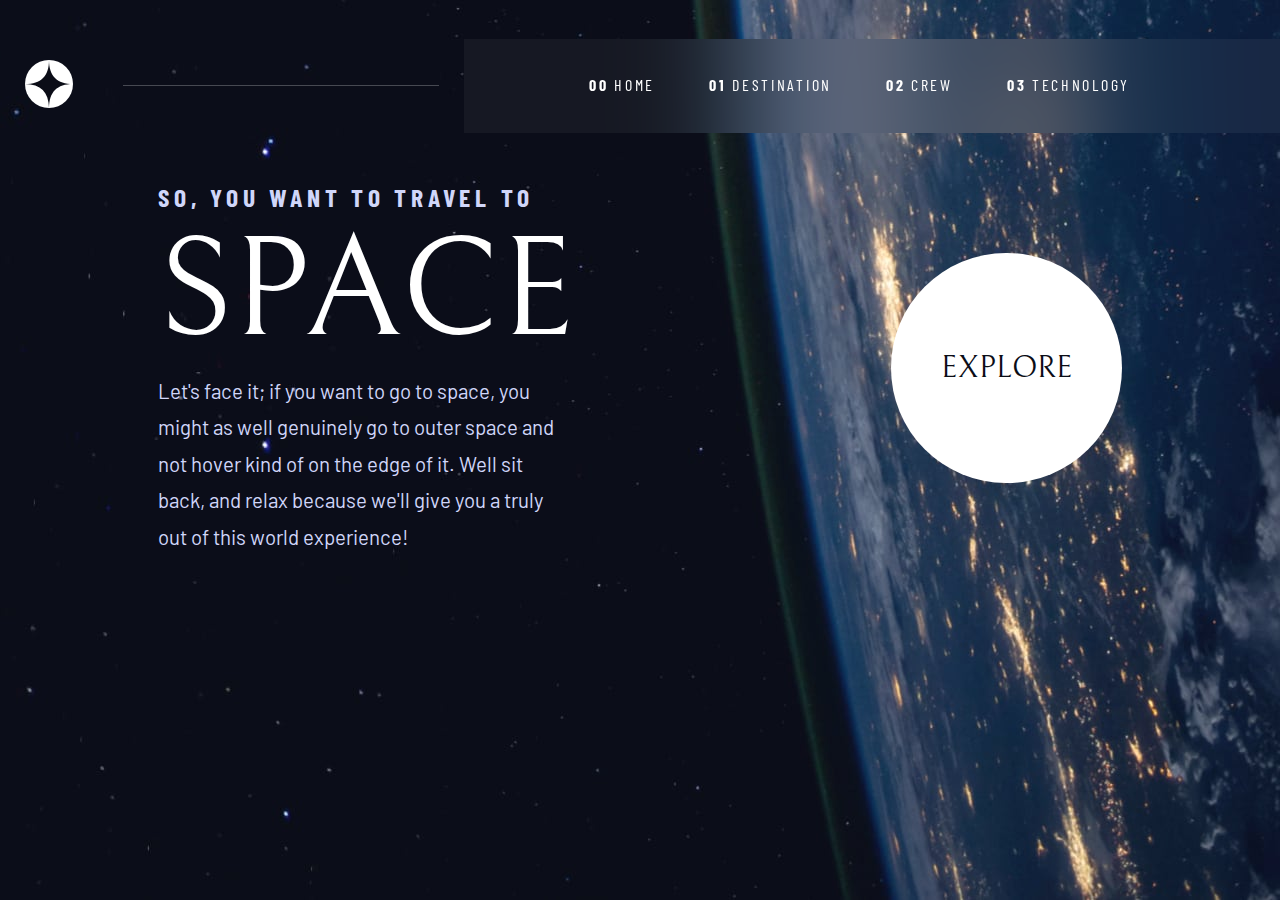
<file: index.html>
<!DOCTYPE html>
<html lang="en">

<head>
    <meta charset="UTF-8">
    <meta http-equiv="X-UA-Compatible" content="IE=edge">
    <meta name="viewport" content="width=device-width, initial-scale=1.0">
    <title>Space Tourism</title>

    <!--bootstraps icons-->
    <link rel="stylesheet" href="https://cdn.jsdelivr.net/npm/bootstrap-icons@1.8.1/font/bootstrap-icons.css">

    <!--css file-->
    <link rel="stylesheet" href="assets/css/index_style.css">
    <link rel="stylesheet" href="assets/css/standart_style.css">

</head>

<body>
    <header>
        <div id="logo_container">
            <svg xmlns="http://www.w3.org/2000/svg" width="48" height="48">
                <g fill="none" fill-rule="evenodd">
                    <circle cx="24" cy="24" r="24" fill="#FFF" />
                    <path fill="#0B0D17"
                        d="M24 0c0 16-8 24-24 24 15.718.114 23.718 8.114 24 24 0-16 8-24 24-24-16 0-24-8-24-24z" />
                </g>
            </svg>
        </div>
        <hr id="header_line">
        <nav id="header_navbar">
            <ul class="header_navbar_container">
                <li class="header_navbar_item"><a href="index.html"><strong>00</strong> HOME</a></li>
                <li class="header_navbar_item"><a href="destination_page.html"><strong>01</strong> DESTINATION</a></li>
                <li class="header_navbar_item"><a href="crew_page.html"><strong>02</strong> CREW</a></li>
                <li class="header_navbar_item"><a href="technology_page.html"><strong>03</strong> TECHNOLOGY</a></li>
            </ul>
        </nav>
        <div id="menu_icon_container" hidden onclick="change_menu_visibility()">
            <i class="bi bi-list" id="icon_menu"></i>
        </div>
    </header>

    <!--mobile navbar-->
    <nav id="header_navbar">
        <ul class="header_mobile_navbar_container" hidden>
            <li class="header_navbar_item"><a href="index.html"><strong>00</strong> HOME</a></li>
            <li class="header_navbar_item"><a href="destination_page.html"><strong>01</strong> DESTINATION</a></li>
            <li class="header_navbar_item"><a href="crew_page.html"><strong>02</strong> CREW</a></li>
            <li class="header_navbar_item"><a href="technology_page.html"><strong>03</strong> TECHNOLOGY</a></li>
        </ul>
    </nav>

    <main>
        <div id="main_text_container">
            <h1>SO, YOU WANT TO TRAVEL TO</h1>
            <h2>SPACE</h2>
            <p>Let's face it; if you want to go to space, you might as well genuinely go to outer space and not hover
                kind of on the edge of it. Well sit back, and relax because we'll give you a truly out of this world
                experience!</p>
        </div>
        <div id="explore_container">
            <a href="" id="explore_link">EXPLORE</a>
        </div>
    </main>
    <script src="assets/js/standart_script.js"></script>
</body>

</html>
</file>
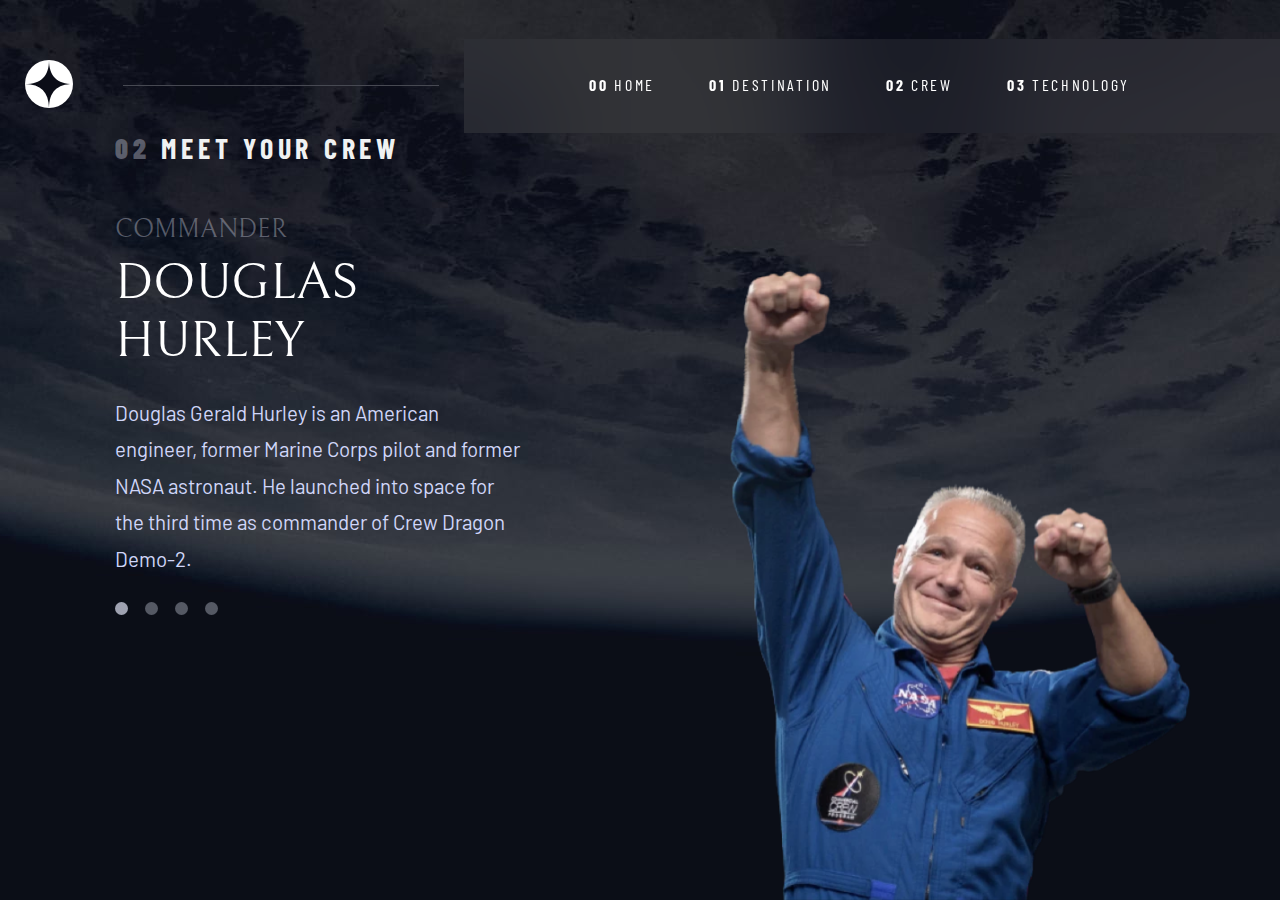
<file: crew_page.html>
<!DOCTYPE html>
<html lang="en">

<head>
    <meta charset="UTF-8">
    <meta http-equiv="X-UA-Compatible" content="IE=edge">
    <meta name="viewport" content="width=device-width, initial-scale=1.0">
    <title>Space Tourism</title>

    <!--bootstraps icons-->
    <link rel="stylesheet" href="https://cdn.jsdelivr.net/npm/bootstrap-icons@1.8.1/font/bootstrap-icons.css">

    <!--css file-->
    <link rel="stylesheet" href="assets/css/standart_style.css">
    <link rel="stylesheet" href="assets/css/crew_style.css">

</head>

<body>
    <header>
        <div id="logo_container">
            <svg xmlns="http://www.w3.org/2000/svg" width="48" height="48">
                <g fill="none" fill-rule="evenodd">
                    <circle cx="24" cy="24" r="24" fill="#FFF" />
                    <path fill="#0B0D17"
                        d="M24 0c0 16-8 24-24 24 15.718.114 23.718 8.114 24 24 0-16 8-24 24-24-16 0-24-8-24-24z" />
                </g>
            </svg>
        </div>
        <hr id="header_line">
        <nav id="header_navbar">
            <ul class="header_navbar_container">
                <li class="header_navbar_item"><a href="index.html"><strong>00</strong> HOME</a></li>
                <li class="header_navbar_item"><a href="destination_page.html"><strong>01</strong> DESTINATION</a></li>
                <li class="header_navbar_item"><a href="crew_page.html"><strong>02</strong> CREW</a></li>
                <li class="header_navbar_item"><a href="technology_page.html"><strong>03</strong> TECHNOLOGY</a></li>
            </ul>
        </nav>
        <div id="menu_icon_container" hidden onclick="change_menu_visibility()">
            <i class="bi bi-list" id="icon_menu"></i>
        </div>
    </header>

    <!--mobile navbar-->
    <nav id="header_navbar">
        <ul class="header_mobile_navbar_container" hidden>
            <li class="header_navbar_item"><a href="index.html"><strong>00</strong> HOME</a></li>
            <li class="header_navbar_item"><a href="destination_page.html"><strong>01</strong> DESTINATION</a></li>
            <li class="header_navbar_item"><a href="crew_page.html"><strong>02</strong> CREW</a></li>
            <li class="header_navbar_item"><a href="technology_page.html"><strong>03</strong> TECHNOLOGY</a></li>
        </ul>
    </nav>

    <main>
        <h1 id="main_title"><strong>02</strong> MEET YOUR CREW</h1>
        <div id="main_flex_container">
            <div id="person_image_container_mobile" hidden>
                <img src="assets/img/crew_imgs/image-anousheh-ansari.png" alt="person image" class="person_image">
            </div>
            <div id="person_information_container">
                <h2 id="person_profession_title">COMMANDER</h2>
                <h3 id="person_name_title">DOUGLAS HURLEY</h3>
                <p id="person_biography">Douglas Gerald Hurley is an American engineer, former Marine Corps pilot and former NASA astronaut. He launched into space for the third time as commander of Crew Dragon Demo-2.</p>
                <nav id="person_select">
                    <ul id="person_select_container">
                        <li class="person_item" style="background: #c4c8d8cc;"></li>
                        <li class="person_item"></li>
                        <li class="person_item"></li>
                        <li class="person_item"></li>
                    </ul>
                </nav>
            </div>
            <div id="person_image_container">
                <img src="assets/img/crew_imgs/image-douglas-hurley.png" alt="person image" class="person_image">
            </div>
        </div>
    </main>
    <script src="assets/js/standart_script.js"></script>
    <script src="assets/js/crew_script.js"></script>
</body>

</html>
</file>
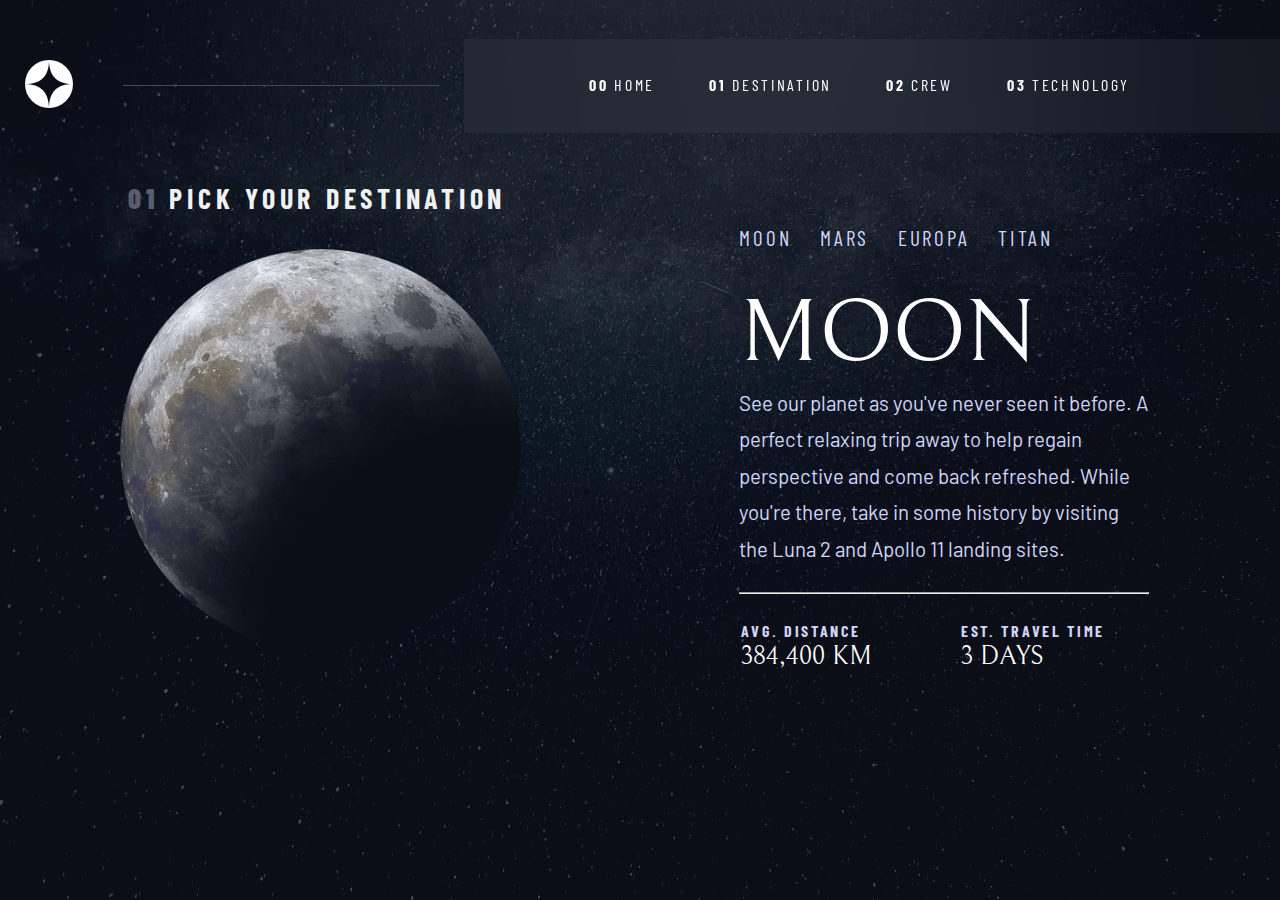
<file: destination_page.html>
<!DOCTYPE html>
<html lang="en">

<head>
    <meta charset="UTF-8">
    <meta http-equiv="X-UA-Compatible" content="IE=edge">
    <meta name="viewport" content="width=device-width, initial-scale=1.0">
    <title>Space Tourism</title>

    <!--bootstraps icons-->
    <link rel="stylesheet" href="https://cdn.jsdelivr.net/npm/bootstrap-icons@1.8.1/font/bootstrap-icons.css">

    <!--css file-->
    <link rel="stylesheet" href="assets/css/destination_style.css">
    <link rel="stylesheet" href="assets/css/standart_style.css">

</head>

<body>
    <header>
        <div id="logo_container">
            <svg xmlns="http://www.w3.org/2000/svg" width="48" height="48">
                <g fill="none" fill-rule="evenodd">
                    <circle cx="24" cy="24" r="24" fill="#FFF" />
                    <path fill="#0B0D17"
                        d="M24 0c0 16-8 24-24 24 15.718.114 23.718 8.114 24 24 0-16 8-24 24-24-16 0-24-8-24-24z" />
                </g>
            </svg>
        </div>
        <hr id="header_line">
        <nav id="header_navbar">
            <ul class="header_navbar_container">
                <li class="header_navbar_item"><a href="index.html"><strong>00</strong> HOME</a></li>
                <li class="header_navbar_item"><a href="destination_page.html"><strong>01</strong> DESTINATION</a></li>
                <li class="header_navbar_item"><a href="crew_page.html"><strong>02</strong> CREW</a></li>
                <li class="header_navbar_item"><a href="technology_page.html"><strong>03</strong> TECHNOLOGY</a></li>
            </ul>
        </nav>
        <div id="menu_icon_container" hidden onclick="change_menu_visibility()">
            <i class="bi bi-list" id="icon_menu"></i>
        </div>
    </header>

    <!--mobile navbar-->
    <nav id="header_navbar">
        <ul class="header_mobile_navbar_container" hidden>
            <li class="header_navbar_item"><a href="index.html"><strong>00</strong> HOME</a></li>
            <li class="header_navbar_item"><a href="destination_page.html"><strong>01</strong> DESTINATION</a></li>
            <li class="header_navbar_item"><a href="crew_page.html"><strong>02</strong> CREW</a></li>
            <li class="header_navbar_item"><a href="technology_page.html"><strong>03</strong> TECHNOLOGY</a></li>
        </ul>
    </nav>

    <main>
        <h1 id="main_title"><strong>01</strong> PICK YOUR DESTINATION</h1>
        <div id="main_flex_container">
            <div id="planet_image_container">
                <img id="planet_image" src="assets/img/destination_imgs/image-moon.png" alt="">
            </div>
            <div id="planet_information_container">
                <div id="planet_information_content">
                    <ul id="select_planet_container">
                        <li class="planet_item" onclick="changePlanet('moon')">MOON</li>
                        <li class="planet_item" onclick="changePlanet('mars')">MARS</li>
                        <li class="planet_item" onclick="changePlanet('europa')">EUROPA</li>
                        <li class="planet_item" onclick="changePlanet('titan')">TITAN</li>
                    </ul>
                    <h2 id="planet_name">MOON</h2>
                    <p id="planet_information">See our planet as you've never seen it before. A perfect relaxing trip
                        away to help regain perspective and come back refreshed. While you're there, take in some
                        history by visiting the Luna 2 and Apollo 11 landing sites.</p>
                    <hr id="main_flex_line">
                    <table id="planet_statistics_container">
                        <tr>
                            <th>AVG. DISTANCE</th>
                            <th>EST. TRAVEL TIME</th>
                        </tr>
                        <tr>
                            <td id="planet_avgdistance">384,400 KM</td>
                            <td id="planet_esttraveltime">3 DAYS</td>
                        </tr>
                    </table>
                </div>
            </div>
        </div>
    </main>
    <script src="assets/js/standart_script.js"></script>
    <script src="assets/js/destination_script.js"></script>
</body>

</html>
</file>
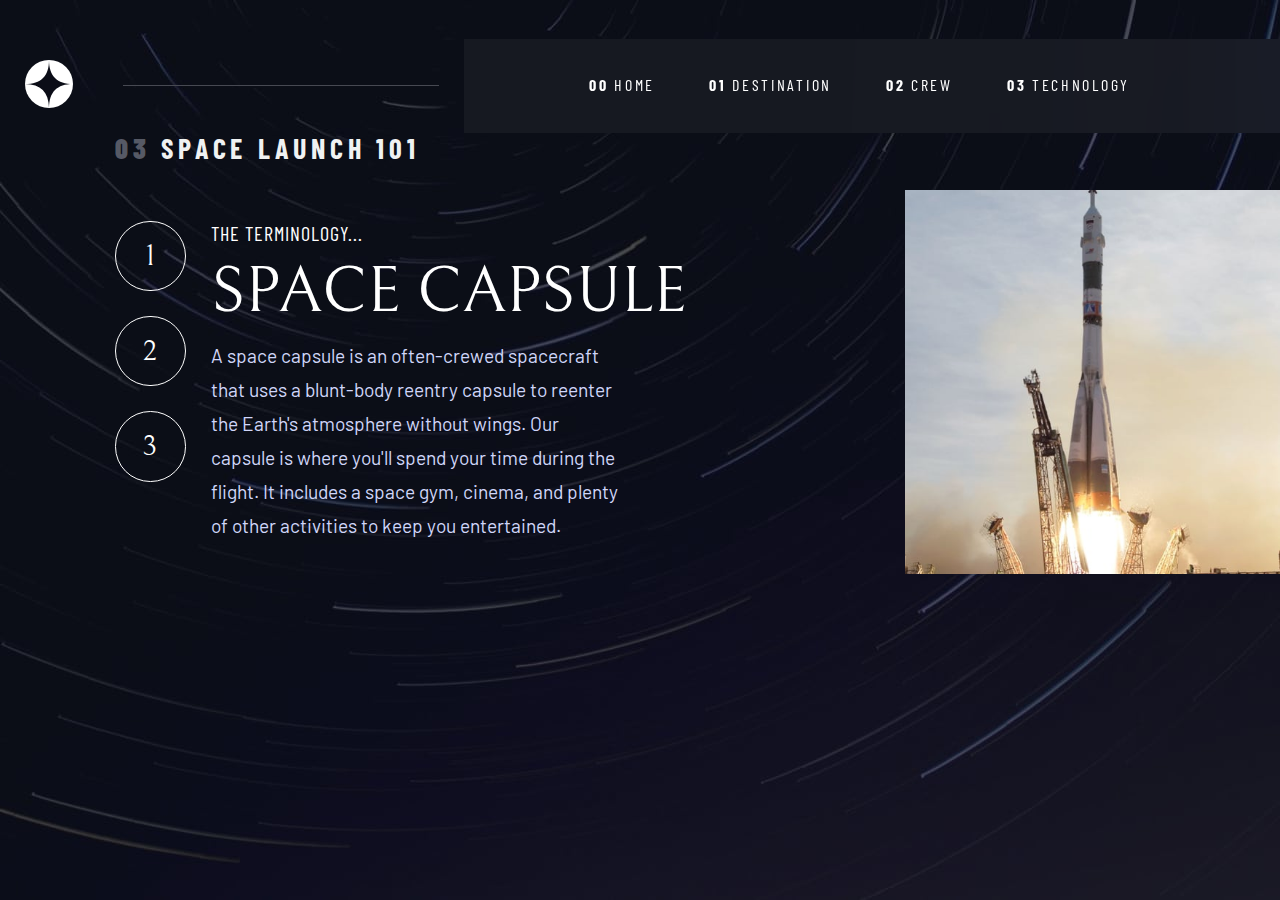
<file: technology_page.html>
<!DOCTYPE html>
<html lang="en">

<head>
    <meta charset="UTF-8">
    <meta http-equiv="X-UA-Compatible" content="IE=edge">
    <meta name="viewport" content="width=device-width, initial-scale=1.0">
    <title>Space Tourism</title>

    <!--bootstraps icons-->
    <link rel="stylesheet" href="https://cdn.jsdelivr.net/npm/bootstrap-icons@1.8.1/font/bootstrap-icons.css">

    <!--css file-->
    <link rel="stylesheet" href="assets/css/standart_style.css">
    <link rel="stylesheet" href="assets/css/technology_style.css">

</head>

<body>
    <header>
        <div id="logo_container">
            <svg xmlns="http://www.w3.org/2000/svg" width="48" height="48">
                <g fill="none" fill-rule="evenodd">
                    <circle cx="24" cy="24" r="24" fill="#FFF" />
                    <path fill="#0B0D17"
                        d="M24 0c0 16-8 24-24 24 15.718.114 23.718 8.114 24 24 0-16 8-24 24-24-16 0-24-8-24-24z" />
                </g>
            </svg>
        </div>
        <hr id="header_line">
        <nav id="header_navbar">
            <ul class="header_navbar_container">
                <li class="header_navbar_item"><a href="index.html"><strong>00</strong> HOME</a></li>
                <li class="header_navbar_item"><a href="destination_page.html"><strong>01</strong> DESTINATION</a></li>
                <li class="header_navbar_item"><a href="crew_page.html"><strong>02</strong> CREW</a></li>
                <li class="header_navbar_item"><a href="technology_page.html"><strong>03</strong> TECHNOLOGY</a></li>
            </ul>
        </nav>
        <div id="menu_icon_container" hidden onclick="change_menu_visibility()">
            <i class="bi bi-list" id="icon_menu"></i>
        </div>
    </header>

    <!--mobile navbar-->
    <nav id="header_navbar">
        <ul class="header_mobile_navbar_container" hidden>
            <li class="header_navbar_item"><a href="index.html"><strong>00</strong> HOME</a></li>
            <li class="header_navbar_item"><a href="destination_page.html"><strong>01</strong> DESTINATION</a></li>
            <li class="header_navbar_item"><a href="crew_page.html"><strong>02</strong> CREW</a></li>
            <li class="header_navbar_item"><a href="technology_page.html"><strong>03</strong> TECHNOLOGY</a></li>
        </ul>
    </nav>

    <main>
        <h1 id="main_title"><strong>03</strong> Space launch 101</h1>
        <div id="main_flex_container">
            <div id="technology_image_container_mobile" hidden>
                <img src="assets/img/technology_imgs/image-launch-vehicle-landscape.jpg" alt="technology image"
                    id="technology_image_mobile">
            </div>
            <div id="text_container">
                <nav id="technology_select">
                    <ul id="technology_select_container">
                        <li class="technology_item">1</li>
                        <li class="technology_item">2</li>
                        <li class="technology_item">3</li>
                    </ul>
                </nav>
                <div>
                    <h1 id="technology_title">The terminology...</h1>
                    <h2 id="technology_name">Space capsule</h2>
                    <p id="technology_information">A space capsule is an often-crewed spacecraft that uses a blunt-body
                        reentry capsule to reenter the Earth's atmosphere without wings. Our capsule is where you'll
                        spend your time during the flight. It includes a space gym, cinema, and plenty of other
                        activities to keep you entertained.</p>
                </div>
            </div>
            <div id="technology_image_container">
                <img src="assets/img/technology_imgs/image-launch-vehicle-portrait.jpg" alt="technology image"
                    id="technology_image">
            </div>
        </div>
    </main>
    <script src="assets/js/standart_script.js"></script>
    <script src="assets/js/technology_script.js"></script>
</body>

</html>
</file>
<file: assets/css/index_style.css>
/*body style*/
body {
    background: url(../img/index_imgs/background-home-desktop.jpg);
    background-size: cover;
    background-attachment: fixed;
    background-position: center;
    background-repeat: no-repeat;
}

/*main style*/
main {
    display: flex;
    justify-content: space-around;
    align-items: center;
    margin-top: 50px;
    margin-bottom: 50px;
    transition: margin-top 0.5s;
}
#main_text_container {
    width: fit-content;
}
#main_text_container h1 {
    font-family: "Barlow Condensed", sans-serif;
    letter-spacing: 4.75px;
    font-size: 2vw;
    color: #d0d6f9;
    font-weight: bolder;
}
#main_text_container h2 {
    font-family: "Bellefair", serif;
    color: #fff;
    font-size: 11vw;
}
#main_text_container p {
    font-family: "Barlow", sans-serif;
    font-size: 1.6vw;
    color: #d0d6f9;
    line-height: 1.778;
    width: 32vw;
}
#explore_container a {
    height: 18vw;
    width: 18vw;
    line-height: 18vw;
    border-radius: 50%;
    color: #0b0d17;
    font-size: 2.4vw;
    background: #fff;
    font-family: "Bellefair", serif;
    text-decoration: none;
    display: inline-block;
    transition: box-shadow 0.2s;
}
#explore_container a:hover {
    box-shadow: 0 0 0 3.6vw rgba(255, 255, 255, 0.322);
}
#explore_container {
    width: fit-content;
    text-align: center;
}

/*responsive*/
@media (max-width: 1050px) {
    main {
        flex-direction: column;
        align-items: center;
    }
    #main_text_container {
        text-align: center;
        margin-bottom: 50px;
    }
    #explore_container a {
        width: 250px;
        height: 250px;
        line-height: 250px;
        font-size: 28px;
        margin-bottom: 50px;
    }
    #main_text_container h1 {
        font-size: 4vw;
    }
    #main_text_container h2 {
        font-size: 20vw;
    }
    #main_text_container p {
        width: 70vw;
        font-size: 23px;
    }
}
@media (max-width: 775px) {
    header {
        margin-bottom: unset;
    }
}
</file>
<file: assets/css/standart_style.css>
/*import google fonts*/
@import url("https://fonts.googleapis.com/css2?family=Barlow+Condensed:wght@100&display=swap");
@import url("https://fonts.googleapis.com/css2?family=Bellefair&display=swap");
@import url("https://fonts.googleapis.com/css2?family=Barlow:wght@300&display=swap");

/*body style*/
body {
    overflow-x: hidden;
}

/*reset browser values*/
* {
    margin: 0;
    padding: 0;
    box-sizing: border-box;
    font: inherit;
    font-size: 100%;
}

/*header style*/
header {
    display: flex;
    justify-content: space-between;
    height: 91px;
    margin-top: 40px;
    align-items: center;
}
#header_line {
    border: none;
    height: 1px;
    width: 100%;
    background: #474952;
}
#logo_container {
    margin: 0 50px 0 25px;
}

/*header navbar style*/
.header_navbar_container {
    line-height: 91px;
    padding: 0 150px 0 125px;
    width: max-content;
    margin-left: 25px;
    background: rgba(255, 255, 255, 0.048);
    backdrop-filter: blur(50px);
    cursor: default;
}
.header_navbar_item {
    display: inline-block;
}
.header_navbar_item:not(:last-child) {
    margin-right: 50px;
}
strong {
    font-weight: bolder;
}
.header_navbar_item a {
    font-family: "Barlow Condensed", sans-serif;
    font-size: 16px;
    letter-spacing: 2.7px;
    text-decoration: none;
    display: block;
    color: #fff;
}
.header_navbar_item a {
    border-bottom: 3px solid transparent;
    transition: 0.2s;
}
.header_navbar_item a:hover {
    border-bottom: 3px solid #fff;
}
#icon_menu {
    color: white;
    font-size: 50px;
    margin-right: 25px;
}

/*responsive*/
@media (max-width: 1050px) {
    #header_line {
        display: none;
    }
    .header_navbar_container {
        padding: 0 25px 0 25px;
    }
}
@media (max-width: 775px) {
    header {
        background: #0b0d17;
        margin-top: 0;
    }
    #menu_icon_container {
        display: block;
    }
    .header_navbar_container {
        display: none;
    }
    .header_mobile_navbar_container {
        width: 100%;
        background: rgba(255, 255, 255, 0.048);
        backdrop-filter: blur(50px);
        cursor: default;
        opacity: 0;
        transition: 0.7s;
    }
    .header_navbar_item {
        display: block;
        width: 100%;
        line-height: 100px;
        text-align: center;
    }
    .header_navbar_item a {
        height: 100px;
        border: none;
        border-bottom: 1px solid #fff;
    }
    .header_navbar_item a:hover {
        text-decoration: underline;
        border-bottom: 1px solid #fff;
    }
    .show_menu {
        transition-delay: 0.5s;
        opacity: 1;
        display: block;
    }
}
</file>
<file: assets/css/crew_style.css>
/*body style*/
body {
    background: url(../img/crew_imgs/background-crew-desktop.jpg);
    background-size: cover;
    background-attachment: fixed;
    background-position: center;
    background-repeat: no-repeat;
}

/*main style*/
#main_title {
    font-family: "Barlow Condensed", sans-serif;
    font-size: 28px;
    letter-spacing: 4.75px;
    font-weight: bolder;
    color: #f0f2f2;
    margin: 0 0 50px 9vw;
    width: 32vw;
}
#main_title strong {
    color: #c4c8d867;
}
#main_flex_container {
    display: flex;
    margin: 13px 0 75px 0;
}
#person_information_container {
    width: 50vw;
    display: flex;
    flex-direction: column;
    align-items: center;
}
#person_profession_title {
    font-family: "Bellefair", serif;
    color: #fff;
    font-size: 2vw;
    color: #c4c8d867;
    width: 32vw;
}
#person_name_title {
    font-family: "Bellefair", serif;
    color: #fff;
    font-size: 4vw;
    width: 32vw;
    margin-top: 10px;
    margin-bottom: 25px;
}
#person_image_container {
    display: flex;
    justify-content: center;
    width: 50vw;
}
#person_biography {
    font-family: "Barlow", sans-serif;
    font-size: 1.6vw;
    color: #d0d6f9;
    line-height: 1.778;
    width: 32vw;
}
#person_select_container {
    width: 32vw;
    cursor: default;
}
.person_item {
    display: inline-block;
    width: 13px;
    height: 13px;
    background: #c4c8d867;
    border-radius: 50%;
    margin-top: 25px;
    cursor: pointer;
}
.person_item:hover {
    background: #c4c8d8cc;
}
.person_item:not(:last-child) {
    margin-right: 13px;
}
.person_image {
    position: fixed;
    margin: auto;
    bottom: 0;
    max-width: 70vh;
    max-height: 70vh;
    width: auto;
    height: auto;
}

/*responsive*/
@media (max-width: 900px) {
    #main_title {
        margin: 0;
        text-align: center;
        margin-top: 50px;
        width: unset;
    }
    #main_flex_container {
        flex-direction: column;
        text-align: center;
        align-items: center;
        margin: 0 0 100px 0;
    }
    #person_profession_title {
        width: unset;
        font-size: 25px;
        margin-top: 25px;
    }
    #person_name_title {
        width: 80vw;
        font-size: 11vw;
        margin-bottom: 25px;
    }
    #person_biography {
        width: 80vw;
        font-size: 23px;
        margin-bottom: 25px;
    }
    #person_image_container {
        display: none;
    }
    #person_image_container_mobile {
        display: unset;
        justify-content: center;
        margin-top: 50px;
        border-bottom: 1px solid #808080;
    }
    .person_image {
        position: relative;
        max-width: 95vw;
        max-height: 95vw;
    }
}
</file>
<file: assets/css/destination_style.css>
/*body style*/
body {
    background: url(../img/destination_imgs/background-destination-desktop.jpg);
    background-size: cover;
    background-attachment: fixed;
    background-position: center;
    background-repeat: no-repeat;
}

/*main style*/
main {
    margin-bottom: 50px;
}
#main_title {
    font-family: "Barlow Condensed", sans-serif;
    font-size: 28px;
    letter-spacing: 4.75px;
    font-weight: bolder;
    color: #f0f2f2;
    margin: 50px 0 10px 10vw;
}
#main_title strong {
    color: #c4c8d867;
}

/*main flex style*/
#planet_image_container,
#planet_information_container {
    display: flex;
    justify-content: center;
    width: 50vw;
    align-items: center;
    cursor: default;
}
#planet_image {
    transform: scale(0.9, 0.9);
}
#main_flex_container {
    display: flex;
}
.planet_item {
    display: inline-block;
    color: #d0d6f9;
    font-family: "Barlow Condensed", sans-serif;
    font-size: 21px;
    letter-spacing: 2.7px;
    border-bottom: 2px solid transparent;
    padding-bottom: 5px;
    transition: border-bottom 0.2s;
    cursor: pointer;
}
.planet_item:hover {
    border-bottom: 2px solid #fff;
}
.planet_item:not(:first-child) {
    margin-left: 25px;
}
#planet_name {
    margin-top: 25px;
    font-family: "Bellefair", serif;
    color: #fff;
    font-size: 7vw;
}
#planet_information {
    font-family: "Barlow", sans-serif;
    font-size: 1.6vw;
    color: #d0d6f9;
    line-height: 1.778;
    width: 32vw;
}
#main_flex_line {
    width: 32vw;
    margin-top: 25px;
}
#planet_statistics_container {
    margin-top: 25px;
}
#planet_statistics_container th {
    color: #d0d6f9;
    font-family: "Barlow Condensed", sans-serif;
    font-size: 16px;
    letter-spacing: 2.7px;
    font-weight: bolder;
    width: 17vw;
    text-align: left;
}
#planet_statistics_container td {
    font-family: "Bellefair", serif;
    color: #fff;
    font-size: 2vw;
}

/*responsive*/
@media (max-width: 900px) {
    #planet_image_container,
    #planet_information_container {
        text-align: center;
        width: 100vw;
    }
    #planet_image {
        transform: scale(0.7, 0.7);
    }
    #main_flex_container {
        flex-wrap: wrap;
    }
    #main_title {
        margin: 50px 0 0 0;
        text-align: center;
    }
    #planet_name {
        font-size: 17vw;
    }
    #planet_information {
        font-size: 23px;
        width: unset;
        margin: 0 50px 0 50px;
    }
    #main_flex_line {
        width: unset;
        margin: 25px 50px 0 50px;
    }
    #planet_statistics_container {
        display: flex;
        justify-content: space-evenly;
    }
    #planet_statistics_container th {
        font-size: 16px;
        width: 250px;
        text-align: center;
    }
    #planet_statistics_container td {
        font-size: 31px;
    }
    .planet_item {
        font-size: 21px;
    }
}
</file>
<file: assets/css/technology_style.css>
/*body style*/
body {
    background: url(../img/technology_imgs/background-technology-desktop.jpg);
    background-size: cover;
    background-attachment: fixed;
    background-position: center;
    background-repeat: no-repeat;
}

/*main style*/
#main_flex_container {
    display: flex;
    align-items: center;
}
#main_title {
    font-family: "Barlow Condensed", sans-serif;
    font-size: 28px;
    letter-spacing: 4.75px;
    font-weight: bolder;
    color: #f0f2f2;
    margin: 0 0 25px 9vw;
    text-transform: uppercase;
}
#main_title strong {
    color: #c4c8d867;
}
#text_container {
    width: 60vw;
    display: flex;
}
#technology_title {
    color: #fff;
    text-transform: uppercase;
    letter-spacing: 1px;
    font-size: 20px;
    font-family: "Barlow Condensed", sans-serif;
}
#technology_select_container {
    margin: 0 25px 0 9vw;
    list-style: none;
}
#technology_select_container li {
    width: 5.5vw;
    height: 5.5vw;
    border: 1px solid #fff;
    border-radius: 50%;
    text-align: center;
    line-height: 5.5vw;
    color: #fff;
    font-family: "Bellefair", serif;
    font-size: 29px;
}
#technology_select_container li:not(:last-child) {
    margin-bottom: 25px;
}
#technology_name {
    text-transform: uppercase;
    font-family: "Bellefair", serif;
    color: #fff;
    font-size: 5vw;
    margin: 10px 0 10px 0;
}
#technology_information {
    font-family: "Barlow", sans-serif;
    font-size: 1.5vw;
    color: #d0d6f9;
    line-height: 1.778;
    width: 32vw;
}
#technology_image_container {
    width: 40vw;
    display: flex;
    justify-content: right;
}
#technology_image {
    max-width: 30vw;
    max-height: 30vw;
    width: auto;
    height: auto;
}
#technology_select_container li:hover {
    background: #8080806b;
    cursor: pointer;
}
@media (max-width: 900px) {
    main div {
        width: unset;
    }
    #technology_image_container_mobile {
        display: unset;
        margin: 50px 0 50px 0;
    }
    #technology_image {
        width: 100vw;
        max-width: unset;
        max-height: unset;
    }
    #main_title {
        margin: 0;
        text-align: center;
        margin-top: 50px;
        width: unset;
    }
    #main_flex_container {
        text-align: center;
        flex-direction: column;
        margin: 0 0 100px 0;
    }
    #text_container {
        align-items: center;
        flex-direction: column;
    }
    #technology_title {
        margin: 25px 0 25px 0;
        font-size: 25px;
    }
    #technology_name {
        margin: 25px 0 25px 0;
        font-size: 11vw;
    }
    #technology_select_container {
        margin: 0;
        display: flex;
        justify-content: space-evenly;
        width: 100vw;
    }
    #technology_select_container li {
        font-size: 29px;
        width: 75px;
        height: 75px;
        line-height: 75px;
        display: inline-block;
    }
    #technology_image_container {
        display: none;
        width: 0;
    }
    #technology_information {
        width: 80vw;
        font-size: 23px;
    }
    #technology_image_mobile {
        width: 100vw;
    }
}
</file>
